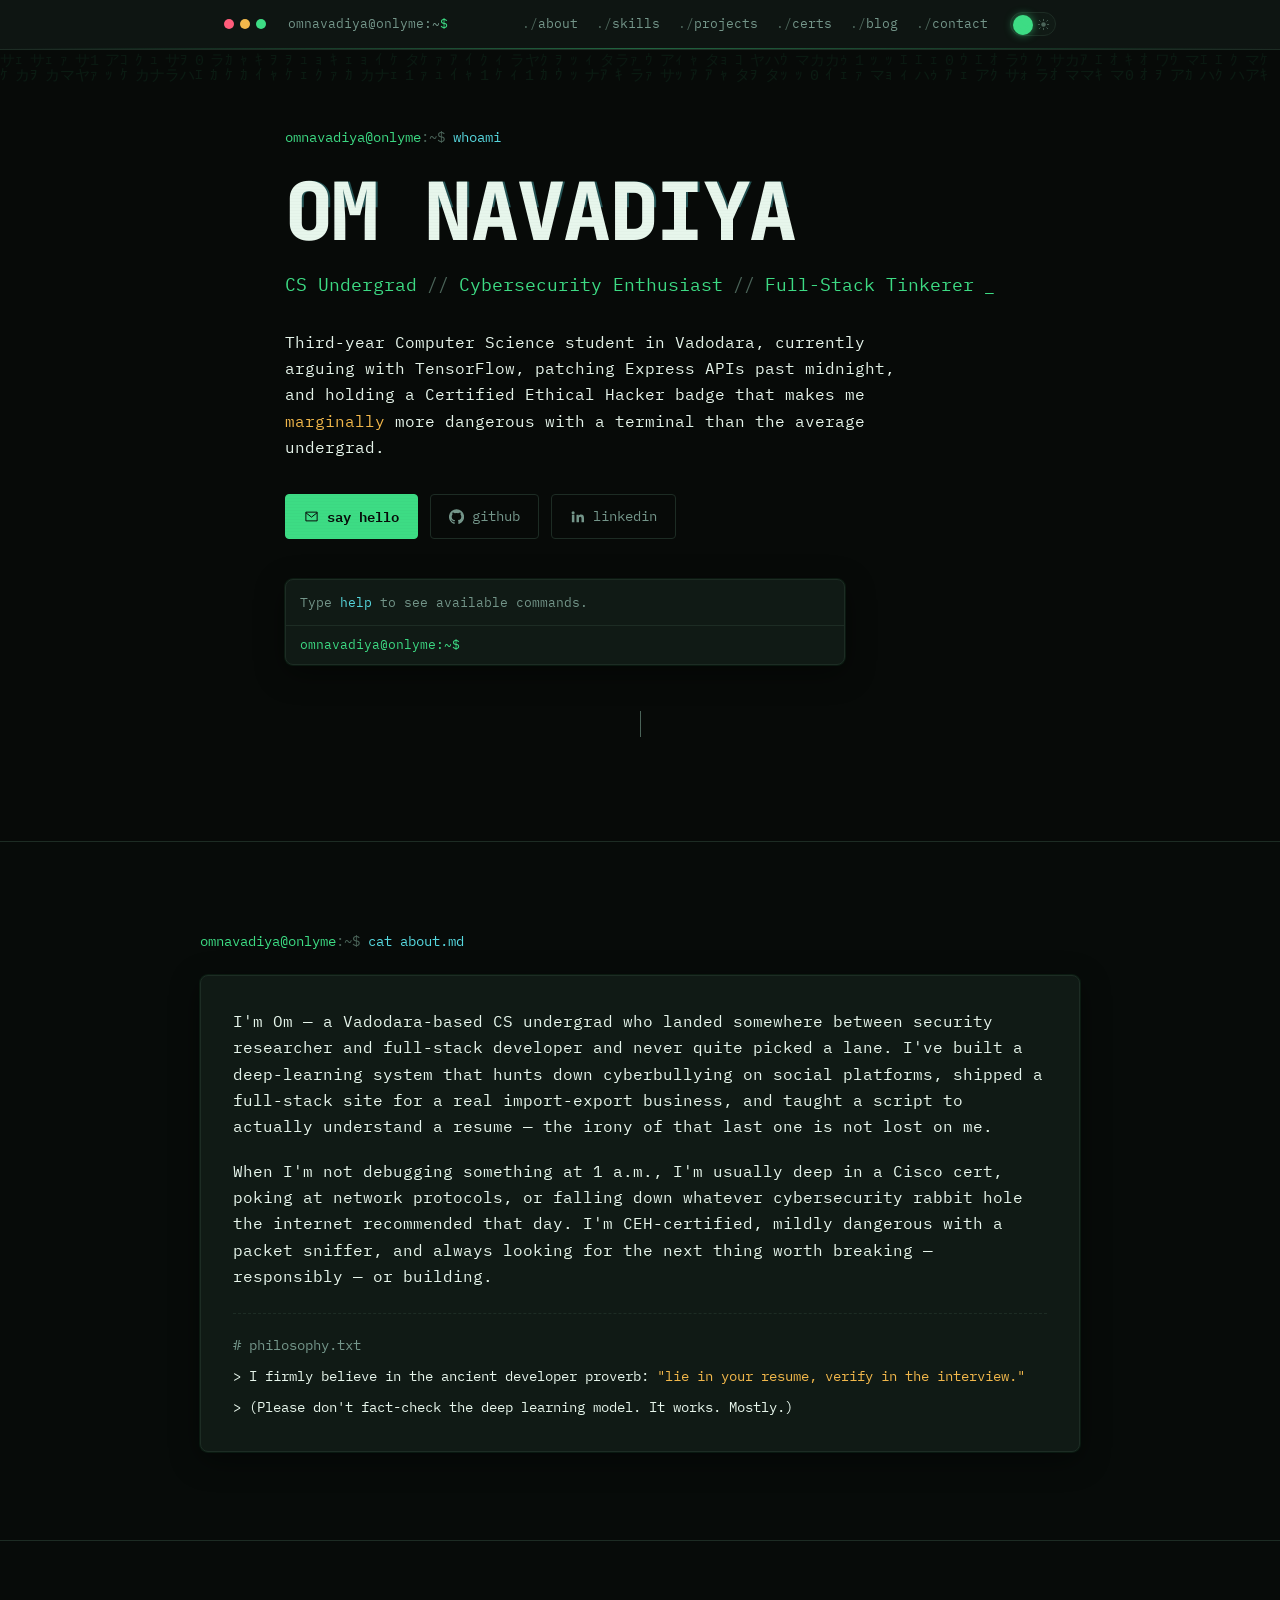
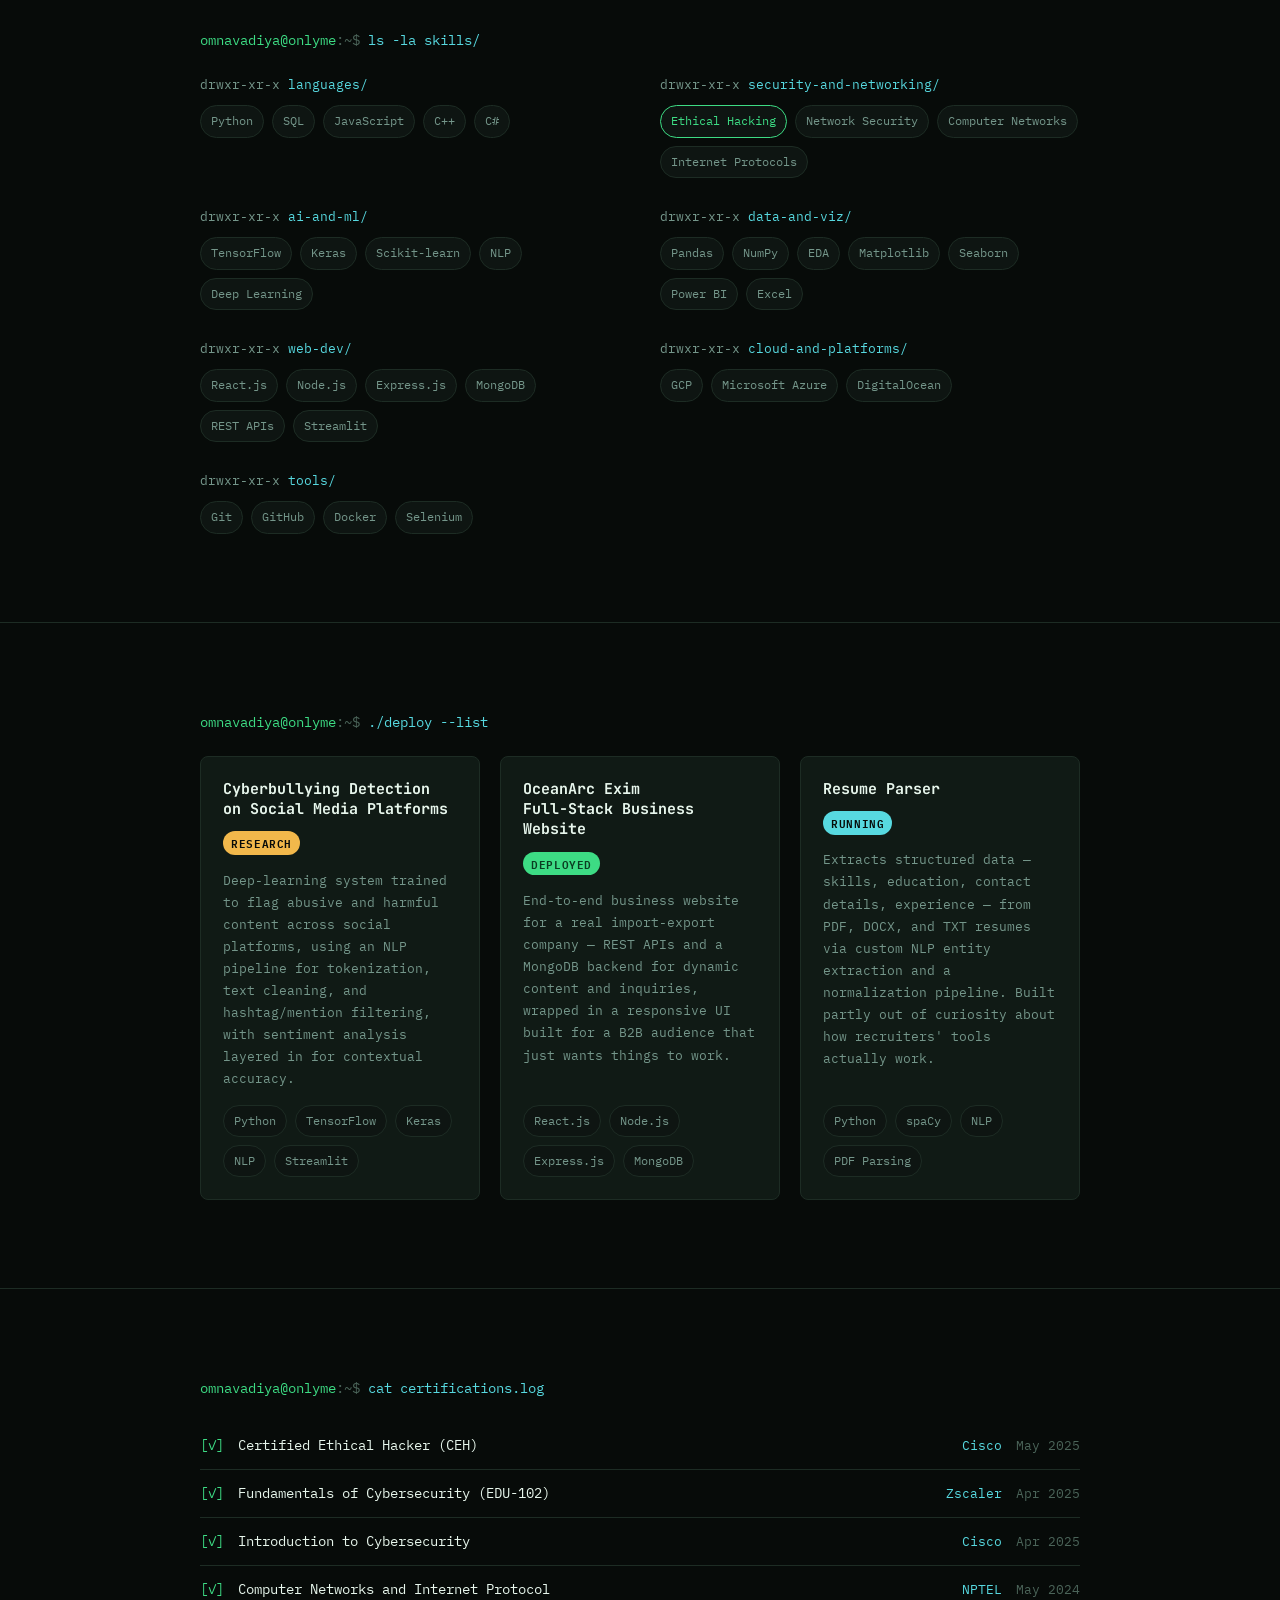
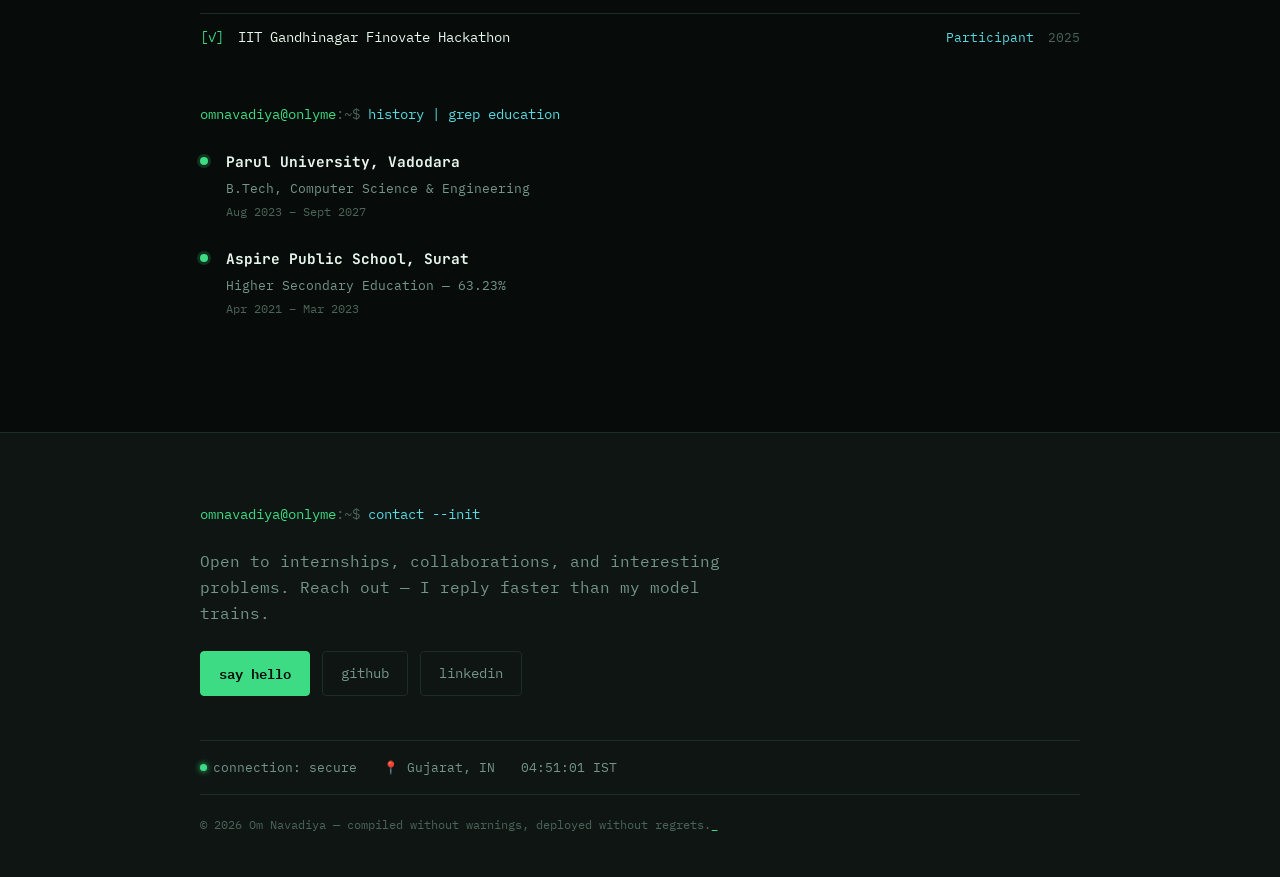
<file: index.html>
<!DOCTYPE html>
<html lang="en" data-theme="dark">
<head>
<meta charset="UTF-8">
<meta name="viewport" content="width=device-width, initial-scale=1.0">
<title>onlyme - Om Navadiya</title>
<meta name="description" content="Om Navadiya — Computer Science undergrad, cybersecurity enthusiast, and full-stack tinkerer based in Vadodara, India.">
<meta name="author" content="Om Navadiya">

<!-- Open Graph -->
<meta property="og:title" content="onlyme - Om Navadiya">
<meta property="og:description" content="CS undergrad // Cybersecurity enthusiast // Full-stack tinkerer.">
<meta property="og:type" content="website">
<meta property="og:url" content="https://omnavadiya.me/">

<!-- Twitter -->
<meta name="twitter:card" content="summary">
<meta name="twitter:title" content="onlyme - Om Navadiya">
<meta name="twitter:description" content="CS undergrad // Cybersecurity enthusiast // Full-stack tinkerer.">

<link rel="icon" type="image/svg+xml" href="favicon.svg">
<link rel="preconnect" href="https://fonts.googleapis.com">
<link rel="preconnect" href="https://fonts.gstatic.com" crossorigin>
<link href="https://fonts.googleapis.com/css2?family=JetBrains+Mono:wght@400;500;700;800&family=IBM+Plex+Mono:wght@400;500;600&display=swap" rel="stylesheet">

<link rel="stylesheet" href="style.css">
</head>
<body>

<!-- theme transition veil (signature animated wipe) -->
<div id="theme-veil" aria-hidden="true"></div>
<div id="theme-toast" class="theme-toast" aria-live="polite"></div>

<!-- ============ TERMINAL TITLEBAR ============ -->
<header class="titlebar">
  <div class="titlebar-inner">
    <div class="tl-dots" aria-hidden="true">
      <span class="dot dot-a"></span>
      <span class="dot dot-b"></span>
      <span class="dot dot-c"></span>
    </div>
    <a class="tl-path" href="index.html">omnavadiya@onlyme<span class="tl-colon">:</span><span class="tl-tilde">~</span><span class="tl-dollar">$</span></a>

    <nav class="tl-nav" aria-label="Section navigation">
      <a href="#about">about</a>
      <a href="#skills">skills</a>
      <a href="#projects">projects</a>
      <a href="#certs">certs</a>
      <a href="blog.html">blog</a>
      <a href="#contact">contact</a>
    </nav>

    <button id="theme-toggle" class="theme-toggle" type="button" role="switch" aria-checked="true" aria-label="Toggle light and dark mode">
      <span class="toggle-track">
        <span class="toggle-icon toggle-icon-moon">
          <svg viewBox="0 0 24 24" width="13" height="13"><path fill="currentColor" d="M20.5 14.5A8.5 8.5 0 0 1 9.5 3.5 9 9 0 1 0 20.5 14.5Z"/></svg>
        </span>
        <span class="toggle-icon toggle-icon-sun">
          <svg viewBox="0 0 24 24" width="13" height="13"><circle cx="12" cy="12" r="4.2" fill="currentColor"/><g stroke="currentColor" stroke-width="1.6" stroke-linecap="round"><path d="M12 2.5v2.4M12 19.1v2.4M4.2 4.2l1.7 1.7M18.1 18.1l1.7 1.7M2.5 12h2.4M19.1 12h2.4M4.2 19.8l1.7-1.7M18.1 5.9l1.7-1.7"/></g></svg>
        </span>
        <span class="toggle-knob"></span>
      </span>
    </button>
  </div>
  <div class="titlebar-scanline" aria-hidden="true"></div>
</header>

<main>

  <!-- ============ HERO :: whoami ============ -->
  <section class="section hero" id="top">
    <canvas id="matrix-rain" aria-hidden="true"></canvas>
    <div class="section-inner">
      <p class="prompt-line reveal">
        <span class="prompt-user">omnavadiya@onlyme</span><span class="prompt-sep">:~$</span>
        <span class="prompt-cmd">whoami</span>
      </p>

      <h1 class="hero-name reveal" data-text="OM NAVADIYA">OM NAVADIYA</h1>

      <p class="hero-tagline reveal">
        <span class="tag-seg">CS Undergrad</span>
        <span class="tag-slash">//</span>
        <span class="tag-seg">Cybersecurity Enthusiast</span>
        <span class="tag-slash">//</span>
        <span class="tag-seg">Full-Stack Tinkerer</span>
        <span class="cursor-blink">_</span>
      </p>

      <p class="hero-blurb reveal">
        Third-year Computer Science student in Vadodara, currently arguing with TensorFlow,
        patching Express APIs past midnight, and holding a Certified Ethical Hacker badge that
        makes me <em>marginally</em> more dangerous with a terminal than the average undergrad.
      </p>

      <div class="hero-cta reveal">
        <a class="btn btn-primary" href="mailto:omnavadiya1930@gmail.com">
          <svg width="15" height="15" viewBox="0 0 24 24" fill="none"><path d="M3 5h18v14H3V5Z" stroke="currentColor" stroke-width="1.6"/><path d="m3 6 9 7 9-7" stroke="currentColor" stroke-width="1.6"/></svg>
          say hello
        </a>
        <a class="btn btn-ghost" href="https://github.com/omonlyme" target="_blank" rel="noopener">
          <svg width="15" height="15" viewBox="0 0 24 24" fill="currentColor"><path d="M12 .5a12 12 0 0 0-3.8 23.39c.6.11.82-.26.82-.58v-2.17c-3.34.73-4.04-1.42-4.04-1.42-.55-1.4-1.34-1.77-1.34-1.77-1.09-.75.08-.73.08-.73 1.2.09 1.84 1.24 1.84 1.24 1.07 1.84 2.81 1.3 3.5 1 .1-.78.42-1.3.76-1.6-2.67-.3-5.47-1.34-5.47-5.93 0-1.31.47-2.38 1.24-3.22-.12-.31-.54-1.52.12-3.18 0 0 1.01-.32 3.3 1.23a11.5 11.5 0 0 1 6 0c2.29-1.55 3.3-1.23 3.3-1.23.66 1.66.24 2.87.12 3.18.77.84 1.24 1.91 1.24 3.22 0 4.6-2.81 5.62-5.49 5.92.43.37.81 1.1.81 2.22v3.29c0 .32.22.7.83.58A12 12 0 0 0 12 .5Z"/></svg>
          github
        </a>
        <a class="btn btn-ghost" href="https://www.linkedin.com/in/omnavdiya/" target="_blank" rel="noopener">
          <svg width="15" height="15" viewBox="0 0 24 24" fill="currentColor"><path d="M4.98 3.5a2.5 2.5 0 1 1 0 5 2.5 2.5 0 0 1 0-5ZM3 9h4v12H3V9Zm7 0h3.8v1.7h.05c.53-1 1.83-2.05 3.77-2.05 4.03 0 4.78 2.65 4.78 6.1V21h-4v-5.6c0-1.34-.02-3.06-1.87-3.06-1.87 0-2.16 1.46-2.16 2.96V21h-4V9Z"/></svg>
          linkedin
        </a>
      </div>

      <!-- mini interactive terminal / easter egg -->
      <div class="mini-term reveal" id="mini-term">
        <div class="mini-term-output" id="mini-term-output" aria-live="polite">
          <p class="mt-line mt-dim">Type <span class="mt-accent">help</span> to see available commands.</p>
        </div>
        <div class="mini-term-input-row">
          <span class="mt-prompt">omnavadiya@onlyme:~$</span>
          <input type="text" id="mini-term-input" class="mini-term-input" autocomplete="off" autocapitalize="off" spellcheck="false" aria-label="Mini terminal command input">
        </div>
      </div>

      <div class="scroll-cue reveal" aria-hidden="true"><span></span></div>
    </div>
  </section>

  <!-- ============ ABOUT :: cat about.md ============ -->
  <section class="section" id="about">
    <div class="section-inner">
      <p class="prompt-line reveal"><span class="prompt-user">omnavadiya@onlyme</span><span class="prompt-sep">:~$</span> <span class="prompt-cmd">cat about.md</span></p>

      <div class="panel reveal">
        <p>
          I'm Om — a Vadodara-based CS undergrad who landed somewhere between security
          researcher and full-stack developer and never quite picked a lane. I've built a
          deep-learning system that hunts down cyberbullying on social platforms, shipped a
          full-stack site for a real import-export business, and taught a script to actually
          understand a resume — the irony of that last one is not lost on me.
        </p>
        <p>
          When I'm not debugging something at 1 a.m., I'm usually deep in a Cisco cert, poking
          at network protocols, or falling down whatever cybersecurity rabbit hole the internet
          recommended that day. I'm CEH-certified, mildly dangerous with a packet sniffer, and
          always looking for the next thing worth breaking — responsibly — or building.
        </p>

        <div class="philosophy">
          <p class="mt-dim"># philosophy.txt</p>
          <p>&gt; I firmly believe in the ancient developer proverb: <span class="tag-accent">"lie in your resume, verify in the interview."</span></p>
          <p>&gt; (Please don't fact-check the deep learning model. It works. Mostly.)</p>
        </div>
      </div>
    </div>
  </section>

  <!-- ============ SKILLS :: ls -la skills/ ============ -->
  <section class="section" id="skills">
    <div class="section-inner">
      <p class="prompt-line reveal"><span class="prompt-user">omnavadiya@onlyme</span><span class="prompt-sep">:~$</span> <span class="prompt-cmd">ls -la skills/</span></p>

      <div class="skills-grid reveal">

        <div class="skill-group">
          <p class="skill-path"><span class="mt-dim">drwxr-xr-x</span> languages/</p>
          <div class="tags">
            <span class="tag">Python</span><span class="tag">SQL</span><span class="tag">JavaScript</span><span class="tag">C++</span><span class="tag">C#</span>
          </div>
        </div>

        <div class="skill-group">
          <p class="skill-path"><span class="mt-dim">drwxr-xr-x</span> security-and-networking/</p>
          <div class="tags">
            <span class="tag tag-highlight">Ethical Hacking</span><span class="tag">Network Security</span><span class="tag">Computer Networks</span><span class="tag">Internet Protocols</span>
          </div>
        </div>

        <div class="skill-group">
          <p class="skill-path"><span class="mt-dim">drwxr-xr-x</span> ai-and-ml/</p>
          <div class="tags">
            <span class="tag">TensorFlow</span><span class="tag">Keras</span><span class="tag">Scikit-learn</span><span class="tag">NLP</span><span class="tag">Deep Learning</span>
          </div>
        </div>

        <div class="skill-group">
          <p class="skill-path"><span class="mt-dim">drwxr-xr-x</span> data-and-viz/</p>
          <div class="tags">
            <span class="tag">Pandas</span><span class="tag">NumPy</span><span class="tag">EDA</span><span class="tag">Matplotlib</span><span class="tag">Seaborn</span><span class="tag">Power BI</span><span class="tag">Excel</span>
          </div>
        </div>

        <div class="skill-group">
          <p class="skill-path"><span class="mt-dim">drwxr-xr-x</span> web-dev/</p>
          <div class="tags">
            <span class="tag">React.js</span><span class="tag">Node.js</span><span class="tag">Express.js</span><span class="tag">MongoDB</span><span class="tag">REST APIs</span><span class="tag">Streamlit</span>
          </div>
        </div>

        <div class="skill-group">
          <p class="skill-path"><span class="mt-dim">drwxr-xr-x</span> cloud-and-platforms/</p>
          <div class="tags">
            <span class="tag">GCP</span><span class="tag">Microsoft Azure</span><span class="tag">DigitalOcean</span>
          </div>
        </div>

        <div class="skill-group">
          <p class="skill-path"><span class="mt-dim">drwxr-xr-x</span> tools/</p>
          <div class="tags">
            <span class="tag">Git</span><span class="tag">GitHub</span><span class="tag">Docker</span><span class="tag">Selenium</span>
          </div>
        </div>

      </div>
    </div>
  </section>

  <!-- ============ PROJECTS :: ./deploy --list ============ -->
  <section class="section" id="projects">
    <div class="section-inner">
      <p class="prompt-line reveal"><span class="prompt-user">omnavadiya@onlyme</span><span class="prompt-sep">:~$</span> <span class="prompt-cmd">./deploy --list</span></p>

      <div class="projects-grid reveal">

        <article class="project-card">
          <div class="project-head">
            <h3>Cyberbullying Detection<br>on Social Media Platforms</h3>
            <span class="status status-research">RESEARCH</span>
          </div>
          <p class="project-desc">
            Deep-learning system trained to flag abusive and harmful content across social platforms,
            using an NLP pipeline for tokenization, text cleaning, and hashtag/mention filtering, with
            sentiment analysis layered in for contextual accuracy.
          </p>
          <div class="tags">
            <span class="tag">Python</span><span class="tag">TensorFlow</span><span class="tag">Keras</span><span class="tag">NLP</span><span class="tag">Streamlit</span>
          </div>
        </article>

        <article class="project-card">
          <div class="project-head">
            <h3>OceanArc Exim<br>Full-Stack Business Website</h3>
            <span class="status status-live">DEPLOYED</span>
          </div>
          <p class="project-desc">
            End-to-end business website for a real import-export company — REST APIs and a
            MongoDB backend for dynamic content and inquiries, wrapped in a responsive UI built
            for a B2B audience that just wants things to work.
          </p>
          <div class="tags">
            <span class="tag">React.js</span><span class="tag">Node.js</span><span class="tag">Express.js</span><span class="tag">MongoDB</span>
          </div>
        </article>

        <article class="project-card">
          <div class="project-head">
            <h3>Resume Parser</h3>
            <span class="status status-running">RUNNING</span>
          </div>
          <p class="project-desc">
            Extracts structured data — skills, education, contact details, experience — from PDF,
            DOCX, and TXT resumes via custom NLP entity extraction and a normalization pipeline.
            Built partly out of curiosity about how recruiters' tools actually work.
          </p>
          <div class="tags">
            <span class="tag">Python</span><span class="tag">spaCy</span><span class="tag">NLP</span><span class="tag">PDF Parsing</span>
          </div>
        </article>

      </div>
    </div>
  </section>

  <!-- ============ CERTS :: cat certifications.log ============ -->
  <section class="section" id="certs">
    <div class="section-inner">
      <p class="prompt-line reveal"><span class="prompt-user">omnavadiya@onlyme</span><span class="prompt-sep">:~$</span> <span class="prompt-cmd">cat certifications.log</span></p>

      <ul class="cert-list reveal">
        <li><span class="cert-check">[✓]</span> <span class="cert-name">Certified Ethical Hacker (CEH)</span><span class="cert-org">Cisco</span><span class="cert-date">May 2025</span></li>
        <li><span class="cert-check">[✓]</span> <span class="cert-name">Fundamentals of Cybersecurity (EDU-102)</span><span class="cert-org">Zscaler</span><span class="cert-date">Apr 2025</span></li>
        <li><span class="cert-check">[✓]</span> <span class="cert-name">Introduction to Cybersecurity</span><span class="cert-org">Cisco</span><span class="cert-date">Apr 2025</span></li>
        <li><span class="cert-check">[✓]</span> <span class="cert-name">Computer Networks and Internet Protocol</span><span class="cert-org">NPTEL</span><span class="cert-date">May 2024</span></li>
        <li><span class="cert-check">[✓]</span> <span class="cert-name">IIT Gandhinagar Finovate Hackathon</span><span class="cert-org">Participant</span><span class="cert-date">2025</span></li>
      </ul>

      <p class="prompt-line reveal" style="margin-top:2.6rem"><span class="prompt-user">omnavadiya@onlyme</span><span class="prompt-sep">:~$</span> <span class="prompt-cmd">history | grep education</span></p>

      <div class="edu-list reveal">
        <div class="edu-item">
          <div class="edu-line"></div>
          <div class="edu-content">
            <h4>Parul University, Vadodara</h4>
            <p class="mt-dim">B.Tech, Computer Science &amp; Engineering</p>
            <p class="edu-date">Aug 2023 – Sept 2027</p>
          </div>
        </div>
        <div class="edu-item">
          <div class="edu-line"></div>
          <div class="edu-content">
            <h4>Aspire Public School, Surat</h4>
            <p class="mt-dim">Higher Secondary Education — 63.23%</p>
            <p class="edu-date">Apr 2021 – Mar 2023</p>
          </div>
        </div>
      </div>
    </div>
  </section>

</main>

<!-- ============ FOOTER :: status bar ============ -->
<footer class="footer" id="contact">
  <div class="footer-inner">
    <div class="footer-top">
      <p class="prompt-line"><span class="prompt-user">omnavadiya@onlyme</span><span class="prompt-sep">:~$</span> <span class="prompt-cmd">contact --init</span></p>
      <p class="footer-blurb">
        Open to internships, collaborations, and interesting problems.
        Reach out — I reply faster than my model trains.
      </p>
      <div class="hero-cta">
        <a class="btn btn-primary" href="mailto:omnavadiya1930@gmail.com">say hello</a>
        <a class="btn btn-ghost" href="https://github.com/omonlyme" target="_blank" rel="noopener">github</a>
        <a class="btn btn-ghost" href="https://www.linkedin.com/in/omnavdiya/" target="_blank" rel="noopener">linkedin</a>
      </div>
    </div>

    <div class="status-bar">
      <span class="status-item"><span class="status-dot"></span> connection: secure</span>
      <span class="status-item">📍 Gujarat, IN</span>
      <span class="status-item" id="ist-clock">--:--:-- IST</span>
    </div>

    <p class="footer-copy">© <span id="year"></span> Om Navadiya — compiled without warnings, deployed without regrets.<span class="cursor-blink">_</span></p>
  </div>
</footer>

<script src="script.js"></script>
</body>
</html>
</file>
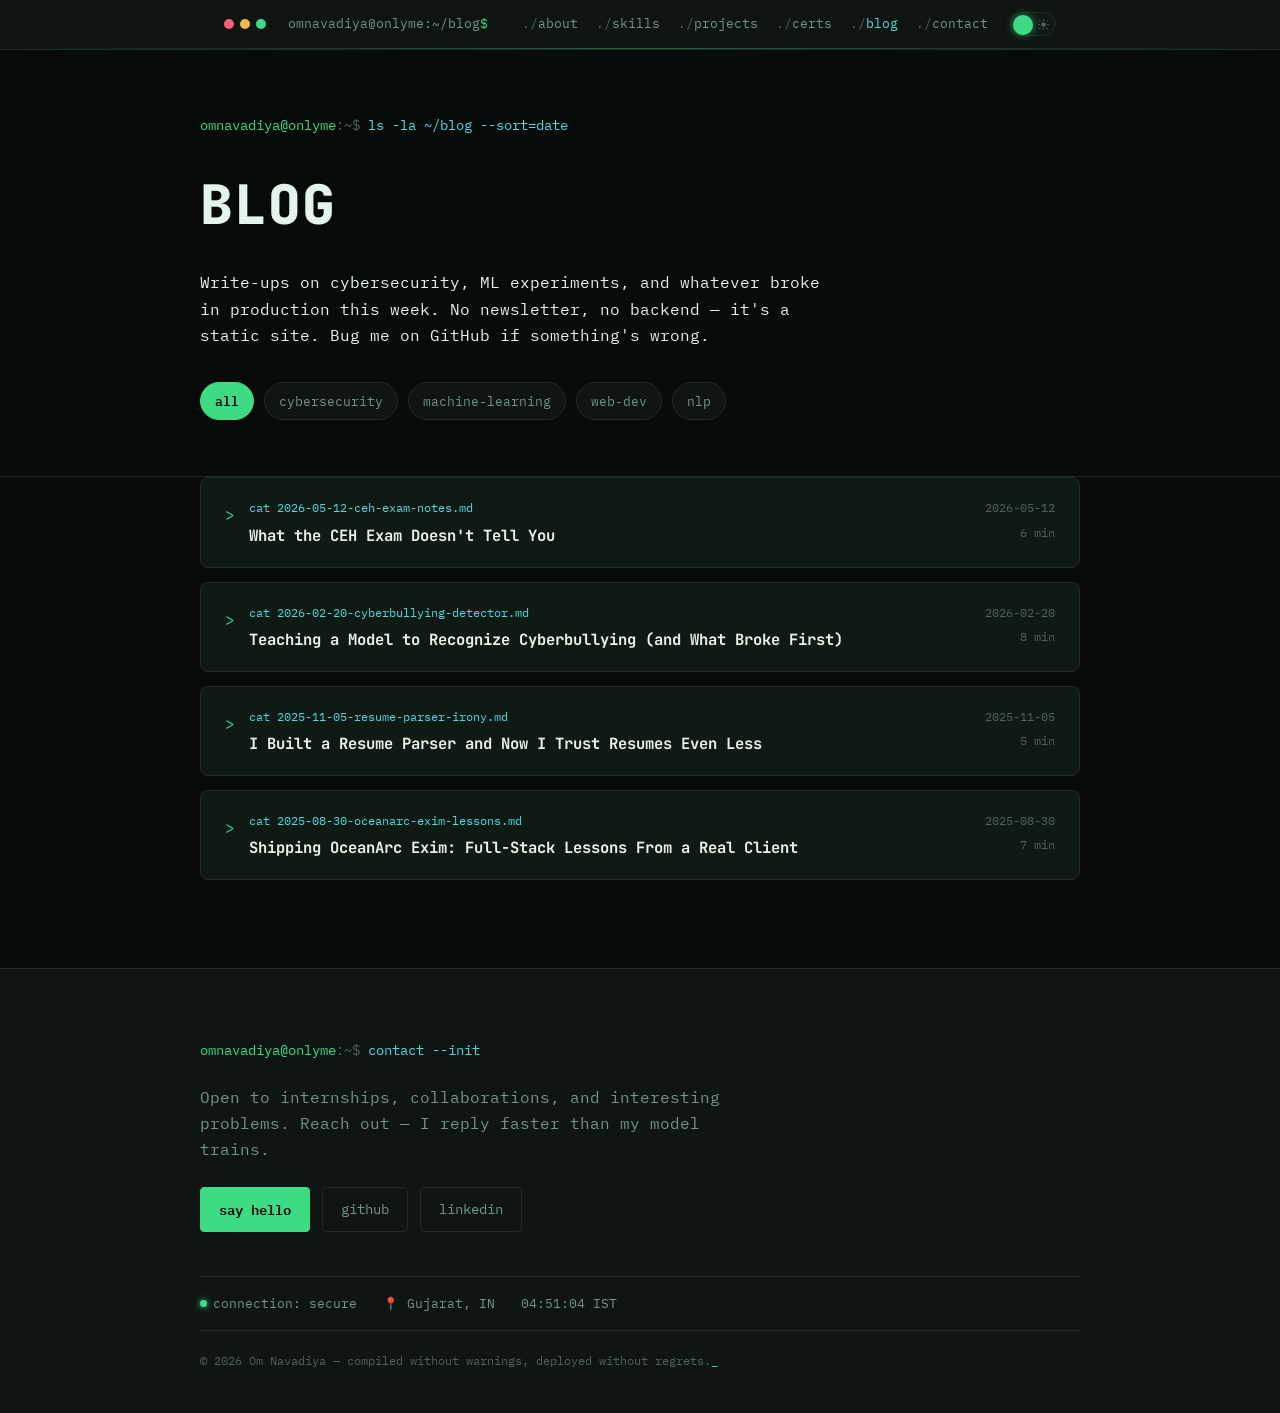
<file: blog.html>
<!DOCTYPE html>
<html lang="en" data-theme="dark">
<head>
<meta charset="UTF-8">
<meta name="viewport" content="width=device-width, initial-scale=1.0">
<title>blog - Om Navadiya</title>
<meta name="description" content="Notes on cybersecurity, machine learning, and full-stack builds — Om Navadiya.">
<meta name="author" content="Om Navadiya">

<meta property="og:title" content="blog - Om Navadiya">
<meta property="og:description" content="Notes on cybersecurity, machine learning, and full-stack builds.">
<meta property="og:type" content="website">
<meta property="og:url" content="https://omnavadiya.me/blog.html">

<link rel="icon" type="image/svg+xml" href="favicon.svg">
<link rel="preconnect" href="https://fonts.googleapis.com">
<link rel="preconnect" href="https://fonts.gstatic.com" crossorigin>
<link href="https://fonts.googleapis.com/css2?family=JetBrains+Mono:wght@400;500;700;800&family=IBM+Plex+Mono:wght@400;500;600&display=swap" rel="stylesheet">

<link rel="stylesheet" href="style.css">
</head>
<body>

<!--
  Starter content notice (not shown to visitors):
  The four posts below are placeholders so the page isn't empty on day one.
  Replace the title/date/tags/body of each <details class="post"> with your
  own writing, or duplicate the block to add a new post. Newest should stay
  on top. See README.md for more on adding posts.
-->

<div id="theme-veil" aria-hidden="true"></div>
<div id="theme-toast" class="theme-toast" aria-live="polite"></div>

<!-- ============ TERMINAL TITLEBAR ============ -->
<header class="titlebar">
  <div class="titlebar-inner">
    <div class="tl-dots" aria-hidden="true">
      <span class="dot dot-a"></span>
      <span class="dot dot-b"></span>
      <span class="dot dot-c"></span>
    </div>
    <a class="tl-path" href="index.html">omnavadiya@onlyme<span class="tl-colon">:</span><span class="tl-tilde">~/blog</span><span class="tl-dollar">$</span></a>

    <nav class="tl-nav" aria-label="Section navigation">
      <a href="index.html#about">about</a>
      <a href="index.html#skills">skills</a>
      <a href="index.html#projects">projects</a>
      <a href="index.html#certs">certs</a>
      <a href="blog.html" aria-current="page" class="tl-active">blog</a>
      <a href="index.html#contact">contact</a>
    </nav>

    <button id="theme-toggle" class="theme-toggle" type="button" role="switch" aria-checked="true" aria-label="Toggle light and dark mode">
      <span class="toggle-track">
        <span class="toggle-icon toggle-icon-moon">
          <svg viewBox="0 0 24 24" width="13" height="13"><path fill="currentColor" d="M20.5 14.5A8.5 8.5 0 0 1 9.5 3.5 9 9 0 1 0 20.5 14.5Z"/></svg>
        </span>
        <span class="toggle-icon toggle-icon-sun">
          <svg viewBox="0 0 24 24" width="13" height="13"><circle cx="12" cy="12" r="4.2" fill="currentColor"/><g stroke="currentColor" stroke-width="1.6" stroke-linecap="round"><path d="M12 2.5v2.4M12 19.1v2.4M4.2 4.2l1.7 1.7M18.1 18.1l1.7 1.7M2.5 12h2.4M19.1 12h2.4M4.2 19.8l1.7-1.7M18.1 5.9l1.7-1.7"/></g></svg>
        </span>
        <span class="toggle-knob"></span>
      </span>
    </button>
  </div>
  <div class="titlebar-scanline" aria-hidden="true"></div>
</header>

<main>

  <!-- ============ BLOG HERO ============ -->
  <section class="section blog-hero">
    <div class="section-inner">
      <p class="prompt-line reveal">
        <span class="prompt-user">omnavadiya@onlyme</span><span class="prompt-sep">:~$</span>
        <span class="prompt-cmd">ls -la ~/blog --sort=date</span>
      </p>
      <h1 class="blog-title reveal">BLOG</h1>
      <p class="hero-blurb reveal">
        Write-ups on cybersecurity, ML experiments, and whatever broke in production this week.
        No newsletter, no backend — it's a static site. Bug me on GitHub if something's wrong.
      </p>

      <div class="tag-filter reveal" id="tag-filter" role="group" aria-label="Filter posts by topic">
        <button class="filter-btn is-active" data-filter="all" type="button">all</button>
        <button class="filter-btn" data-filter="cybersecurity" type="button">cybersecurity</button>
        <button class="filter-btn" data-filter="machine-learning" type="button">machine-learning</button>
        <button class="filter-btn" data-filter="web-dev" type="button">web-dev</button>
        <button class="filter-btn" data-filter="nlp" type="button">nlp</button>
      </div>
    </div>
  </section>

  <!-- ============ POST LIST ============ -->
  <section class="section posts-section" id="posts">
    <div class="section-inner">

      <div class="post-list" id="post-list">

        <details class="post" data-tags="cybersecurity certifications">
          <summary class="post-summary">
            <span class="post-chevron" aria-hidden="true">&gt;</span>
            <span class="post-summary-main">
              <span class="post-cmd">cat 2026-05-12-ceh-exam-notes.md</span>
              <span class="post-title">What the CEH Exam Doesn't Tell You</span>
            </span>
            <span class="post-meta">
              <span class="post-date">2026-05-12</span>
              <span class="post-read">6 min</span>
            </span>
          </summary>
          <div class="post-body">
            <p>
              I walked into the Certified Ethical Hacker exam expecting something close to a live
              CTF — ports to scan, shells to pop. It's closer to a very long, very dry vocabulary
              test with occasional scenario questions. That mismatch cost me more prep time than
              any actual topic did.
            </p>
            <p>
              What actually mattered: knowing the exact phase names (reconnaissance, scanning,
              gaining access, maintaining access, covering tracks) cold, being able to match tools
              to phases without hesitating, and treating the practice exams as the real syllabus —
              the official courseware wanders, the question bank doesn't.
            </p>
            <p>
              The certificate itself doesn't make you dangerous. It makes you legible to people who
              hire for security roles, which turns out to matter more than I expected going in.
            </p>
            <div class="post-tags">
              <span class="tag">cybersecurity</span><span class="tag">certifications</span><span class="tag">cisco</span>
            </div>
          </div>
        </details>

        <details class="post" data-tags="machine-learning nlp">
          <summary class="post-summary">
            <span class="post-chevron" aria-hidden="true">&gt;</span>
            <span class="post-summary-main">
              <span class="post-cmd">cat 2026-02-20-cyberbullying-detector.md</span>
              <span class="post-title">Teaching a Model to Recognize Cyberbullying (and What Broke First)</span>
            </span>
            <span class="post-meta">
              <span class="post-date">2026-02-20</span>
              <span class="post-read">8 min</span>
            </span>
          </summary>
          <div class="post-body">
            <p>
              The pitch for this project was simple: flag abusive content before a human has to see
              it. The preprocessing was where all the actual difficulty lived. Hashtags and mentions
              carry meaning that naive tokenization destroys — strip them wrong and the model loses
              the exact signal you wanted it to learn from.
            </p>
            <p>
              Sarcasm and reclaimed slurs broke the first version badly. A sentiment layer helped
              more than I expected, not because sentiment alone predicts abuse, but because it gave
              the classifier a second, differently-biased signal to reconcile against the raw text
              features.
            </p>
            <p>
              The uncomfortable lesson: precision and recall pull against each other in exactly the
              cases that matter most — a model that's too aggressive silences real conversation, one
              that's too lenient defeats the point of building it at all.
            </p>
            <div class="post-tags">
              <span class="tag">machine-learning</span><span class="tag">nlp</span><span class="tag">tensorflow</span>
            </div>
          </div>
        </details>

        <details class="post" data-tags="nlp web-dev">
          <summary class="post-summary">
            <span class="post-chevron" aria-hidden="true">&gt;</span>
            <span class="post-summary-main">
              <span class="post-cmd">cat 2025-11-05-resume-parser-irony.md</span>
              <span class="post-title">I Built a Resume Parser and Now I Trust Resumes Even Less</span>
            </span>
            <span class="post-meta">
              <span class="post-date">2025-11-05</span>
              <span class="post-read">5 min</span>
            </span>
          </summary>
          <div class="post-body">
            <p>
              Building an entity extractor for resumes means staring at hundreds of them in a row,
              and after enough repetitions the formatting patterns start to feel less like
              self-presentation and more like a genre with its own tropes — "spearheaded," "synergy,"
              a skills section that's really a keyword-stuffing exercise for whatever ATS is reading it.
            </p>
            <p>
              The technical side was its own puzzle: PDFs don't preserve document structure the way
              you'd hope, so "which line is the job title vs. the company name" ends up depending on
              layout heuristics almost as much as the actual NLP model.
            </p>
            <p>
              Somewhere in that pile of PDFs I made peace with my own resume being a rough draft of
              who I'm becoming, not a deposition. The parser doesn't judge. Mostly.
            </p>
            <div class="post-tags">
              <span class="tag">nlp</span><span class="tag">python</span><span class="tag">spacy</span>
            </div>
          </div>
        </details>

        <details class="post" data-tags="web-dev">
          <summary class="post-summary">
            <span class="post-chevron" aria-hidden="true">&gt;</span>
            <span class="post-summary-main">
              <span class="post-cmd">cat 2025-08-30-oceanarc-exim-lessons.md</span>
              <span class="post-title">Shipping OceanArc Exim: Full-Stack Lessons From a Real Client</span>
            </span>
            <span class="post-meta">
              <span class="post-date">2025-08-30</span>
              <span class="post-read">7 min</span>
            </span>
          </summary>
          <div class="post-body">
            <p>
              Every side project I'd shipped before this had exactly one stakeholder: me. OceanArc
              Exim had a client who needed the inquiries form to actually reach their inbox reliably,
              which reframed half my "nice to have" backlog into "actually load-bearing."
            </p>
            <p>
              The REST API design ended up simpler than my first draft — fewer, chunkier endpoints
              that matched how the frontend actually consumed data, instead of a purist one-resource-
              per-endpoint layout that looked better in a diagram than it worked in practice.
            </p>
            <p>
              MongoDB's schema flexibility was a genuine advantage here: the content the client
              wanted to manage kept shifting shape in the first two weeks, and a rigid relational
              schema would have meant a migration every time they changed their mind.
            </p>
            <div class="post-tags">
              <span class="tag">web-dev</span><span class="tag">react</span><span class="tag">mongodb</span>
            </div>
          </div>
        </details>

      </div>

      <p class="post-empty" id="post-empty" hidden>No posts tagged with that yet — check back later, or pick another filter.</p>

    </div>
  </section>

</main>

<!-- ============ FOOTER :: status bar ============ -->
<footer class="footer" id="contact">
  <div class="footer-inner">
    <div class="footer-top">
      <p class="prompt-line"><span class="prompt-user">omnavadiya@onlyme</span><span class="prompt-sep">:~$</span> <span class="prompt-cmd">contact --init</span></p>
      <p class="footer-blurb">
        Open to internships, collaborations, and interesting problems.
        Reach out — I reply faster than my model trains.
      </p>
      <div class="hero-cta">
        <a class="btn btn-primary" href="mailto:omnavadiya1930@gmail.com">say hello</a>
        <a class="btn btn-ghost" href="https://github.com/omonlyme" target="_blank" rel="noopener">github</a>
        <a class="btn btn-ghost" href="https://www.linkedin.com/in/omnavdiya/" target="_blank" rel="noopener">linkedin</a>
      </div>
    </div>

    <div class="status-bar">
      <span class="status-item"><span class="status-dot"></span> connection: secure</span>
      <span class="status-item">📍 Gujarat, IN</span>
      <span class="status-item" id="ist-clock">--:--:-- IST</span>
    </div>

    <p class="footer-copy">© <span id="year"></span> Om Navadiya — compiled without warnings, deployed without regrets.<span class="cursor-blink">_</span></p>
  </div>
</footer>

<script src="script.js"></script>
</body>
</html>
</file>
<file: style.css>
/* =========================================================
   OM NAVADIYA — onlyme
   Cyber / terminal themed personal site
   ========================================================= */

:root{
  --font-display: 'JetBrains Mono', 'Courier New', monospace;
  --font-body: 'IBM Plex Mono', 'Courier New', monospace;

  --radius-sm: 4px;
  --radius-md: 8px;
  --maxw: 880px;

  --dur-fast: 150ms;
  --dur-med: 400ms;
  --dur-wipe: 700ms;
}

/* ---------- THEME: dark (default, "night_shift") ---------- */
:root,
[data-theme="dark"]{
  --bg: #070b09;
  --bg-elevated: #0e1512;
  --bg-panel: #101a15;
  --border: #1d2c24;
  --text: #e7f6ec;
  --text-dim: #74968a;
  --text-faint: #4b6459;

  --accent-green: #3ddc84;
  --accent-cyan: #57d9e0;
  --accent-amber: #f2b84b;
  --accent-red: #ff5c7a;

  --shadow-glow: 0 0 0 1px rgba(61,220,132,0.08), 0 8px 30px rgba(0,0,0,0.45);
}

/* ---------- THEME: light ("day_shift") ---------- */
[data-theme="light"]{
  --bg: #f3f7f2;
  --bg-elevated: #ffffff;
  --bg-panel: #ffffff;
  --border: #d7e2d9;
  --text: #0f1a14;
  --text-dim: #52685c;
  --text-faint: #85978b;

  --accent-green: #0c8a4b;
  --accent-cyan: #027a86;
  --accent-amber: #a56d09;
  --accent-red: #c23653;

  --shadow-glow: 0 0 0 1px rgba(12,138,75,0.08), 0 8px 24px rgba(20,40,30,0.08);
}

*, *::before, *::after{ box-sizing: border-box; }

html{ scroll-behavior: smooth; }

@media (prefers-reduced-motion: reduce){
  html{ scroll-behavior: auto; }
  *, *::before, *::after{
    animation-duration: 0.001ms !important;
    animation-iteration-count: 1 !important;
    transition-duration: 0.001ms !important;
    scroll-behavior: auto !important;
  }
}

body{
  margin: 0;
  background: var(--bg);
  color: var(--text);
  font-family: var(--font-body);
  font-size: 15.5px;
  line-height: 1.7;
  -webkit-font-smoothing: antialiased;
  transition: background var(--dur-med) ease, color var(--dur-med) ease;
  overflow-x: hidden;
}

a{ color: inherit; text-decoration: none; }

::selection{ background: var(--accent-green); color: var(--bg); }

/* subtle scanline texture over everything */
body::before{
  content: "";
  position: fixed;
  inset: 0;
  pointer-events: none;
  z-index: 5;
  background: repeating-linear-gradient(
    to bottom,
    rgba(0,0,0,0.035) 0px,
    rgba(0,0,0,0.035) 1px,
    transparent 1px,
    transparent 3px
  );
  opacity: 0.35;
  mix-blend-mode: multiply;
}
[data-theme="light"] body::before{ opacity: 0.12; }

/* ---------- focus ---------- */
a:focus-visible, button:focus-visible, input:focus-visible{
  outline: 2px solid var(--accent-cyan);
  outline-offset: 2px;
  border-radius: var(--radius-sm);
}

/* ============ THEME VEIL (signature transition) ============ */
#theme-veil{
  position: fixed;
  inset: 0;
  z-index: 9999;
  pointer-events: none;
  clip-path: circle(0% at var(--x, 90%) var(--y, 5%));
  background: var(--veil-bg, #000);
}
#theme-veil.animate{
  transition: clip-path var(--dur-wipe) cubic-bezier(.61,.06,.13,.94);
}
#theme-veil.expand{
  clip-path: circle(150% at var(--x, 90%) var(--y, 5%));
}

body.flicker{ animation: crtFlicker 700ms steps(12); }
@keyframes crtFlicker{
  0%{ filter: brightness(1); }
  8%{ filter: brightness(1.6) contrast(1.2); }
  16%{ filter: brightness(0.85); }
  24%{ filter: brightness(1.3); }
  40%{ filter: brightness(0.95); }
  100%{ filter: brightness(1); }
}

.theme-toast{
  position: fixed;
  top: 62px;
  right: 18px;
  z-index: 10000;
  font-family: var(--font-body);
  font-size: 12px;
  color: var(--accent-green);
  background: var(--bg-elevated);
  border: 1px solid var(--border);
  padding: 8px 12px;
  border-radius: var(--radius-sm);
  opacity: 0;
  transform: translateY(-6px);
  pointer-events: none;
  box-shadow: var(--shadow-glow);
}
.theme-toast.show{
  animation: toastPop 1600ms ease forwards;
}
@keyframes toastPop{
  0%{ opacity: 0; transform: translateY(-6px); }
  12%{ opacity: 1; transform: translateY(0); }
  80%{ opacity: 1; transform: translateY(0); }
  100%{ opacity: 0; transform: translateY(-6px); }
}

/* ============ TITLEBAR ============ */
.titlebar{
  position: sticky;
  top: 0;
  z-index: 100;
  background: var(--bg-elevated);
  border-bottom: 1px solid var(--border);
  backdrop-filter: blur(6px);
}
.titlebar-inner{
  max-width: var(--maxw);
  margin: 0 auto;
  padding: 12px 24px;
  display: flex;
  align-items: center;
  gap: 22px;
}
.tl-dots{ display:flex; gap:6px; flex-shrink:0; }
.dot{ width:10px; height:10px; border-radius:50%; display:inline-block; }
.dot-a{ background: var(--accent-red); }
.dot-b{ background: var(--accent-amber); }
.dot-c{ background: var(--accent-green); }

.tl-path{
  font-size: 13px;
  color: var(--text-dim);
  white-space: nowrap;
  transition: color var(--dur-fast) ease;
}
.tl-path:hover{ color: var(--accent-cyan); }
.tl-dollar{ color: var(--accent-green); }

.tl-nav{
  display: flex;
  gap: 18px;
  margin-left: auto;
  font-size: 13px;
}
.tl-nav a{
  color: var(--text-dim);
  position: relative;
  transition: color var(--dur-fast) ease;
}
.tl-nav a:hover{ color: var(--accent-cyan); }
.tl-nav a::before{ content: "./"; color: var(--text-faint); }

@media (max-width: 700px){
  .tl-nav{ display: none; }
  .tl-path{ font-size: 11.5px; }
}

/* ---------- theme toggle switch ---------- */
.theme-toggle{
  background: none;
  border: none;
  padding: 0;
  cursor: pointer;
  flex-shrink: 0;
}
.toggle-track{
  position: relative;
  display: inline-flex;
  align-items: center;
  width: 46px;
  height: 24px;
  border-radius: 999px;
  border: 1px solid var(--border);
  background: var(--bg-panel);
  padding: 2px;
}
.toggle-icon{
  position: relative;
  z-index: 1;
  width: 20px;
  height: 20px;
  display: flex;
  align-items: center;
  justify-content: center;
  color: var(--text-faint);
}
.toggle-icon-moon{ color: var(--accent-green); }
.toggle-knob{
  position: absolute;
  top: 2px;
  left: 2px;
  width: 20px;
  height: 20px;
  border-radius: 50%;
  background: var(--accent-green);
  box-shadow: 0 0 8px rgba(61,220,132,0.6);
  transition: transform var(--dur-med) cubic-bezier(.61,.06,.13,.94), background var(--dur-med) ease;
}
[data-theme="light"] .toggle-knob{
  transform: translateX(22px);
  background: var(--accent-amber);
  box-shadow: 0 0 8px rgba(165,109,9,0.4);
}

.titlebar-scanline{ height: 1px; background: linear-gradient(to right, transparent, var(--accent-green), transparent); opacity: 0.4; }

/* ============ LAYOUT ============ */
.section{
  position: relative;
  padding: 88px 24px;
  border-bottom: 1px solid var(--border);
}
.section-inner{
  max-width: var(--maxw);
  margin: 0 auto;
}

/* reveal-on-scroll */
.reveal{
  opacity: 0;
  transform: translateY(16px);
  transition: opacity 650ms ease, transform 650ms ease;
}
.reveal.in-view{ opacity: 1; transform: translateY(0); }

.prompt-line{
  font-family: var(--font-body);
  font-size: 13.5px;
  color: var(--text-dim);
  margin: 0 0 22px;
}
.prompt-user{ color: var(--accent-green); }
.prompt-sep{ color: var(--text-faint); }
.prompt-cmd{ color: var(--accent-cyan); }

.mt-dim{ color: var(--text-dim); }
.mt-accent{ color: var(--accent-cyan); }
.tag-accent{ color: var(--accent-amber); }

.cursor-blink{
  display: inline-block;
  color: var(--accent-green);
  animation: blink 1.1s steps(1) infinite;
}
@keyframes blink{ 50%{ opacity: 0; } }

/* ============ HERO ============ */
.hero{
  padding-top: 64px;
  min-height: 88vh;
  display: flex;
  align-items: center;
  overflow: hidden;
}
#matrix-rain{
  position: absolute;
  inset: 0;
  width: 100%;
  height: 100%;
  opacity: 0.14;
  pointer-events: none;
}
[data-theme="light"] #matrix-rain{ opacity: 0.08; }

.hero .section-inner{ position: relative; z-index: 1; }

.hero-name{
  font-family: var(--font-display);
  font-weight: 800;
  font-size: clamp(2.6rem, 8vw, 5rem);
  letter-spacing: -0.02em;
  line-height: 1;
  margin: 0 0 18px;
  color: var(--text);
  position: relative;
}
.hero-name::after{
  content: attr(data-text);
  position: absolute;
  left: 2px;
  top: 0;
  color: var(--accent-cyan);
  opacity: 0.35;
  z-index: -1;
  clip-path: inset(0 0 55% 0);
}

.hero-tagline{
  font-size: clamp(0.95rem, 2.2vw, 1.15rem);
  color: var(--text-dim);
  margin: 0 0 28px;
  display: flex;
  flex-wrap: wrap;
  gap: 8px 10px;
  align-items: center;
}
.tag-seg{ color: var(--accent-green); }
.tag-slash{ color: var(--text-faint); }

.hero-blurb{
  max-width: 620px;
  color: var(--text);
  margin: 0 0 34px;
}
.hero-blurb em{ color: var(--accent-amber); font-style: normal; }

.hero-cta{
  display: flex;
  flex-wrap: wrap;
  gap: 12px;
  margin-bottom: 40px;
}
.btn{
  display: inline-flex;
  align-items: center;
  gap: 8px;
  font-family: var(--font-body);
  font-size: 13.5px;
  padding: 10px 18px;
  border-radius: var(--radius-sm);
  border: 1px solid var(--border);
  transition: border-color var(--dur-fast) ease, transform var(--dur-fast) ease, color var(--dur-fast) ease;
}
.btn:hover{ transform: translateY(-2px); }
.btn-primary{
  background: var(--accent-green);
  color: var(--bg);
  border-color: var(--accent-green);
  font-weight: 600;
}
.btn-primary:hover{ box-shadow: 0 0 16px rgba(61,220,132,0.45); }
[data-theme="light"] .btn-primary:hover{ box-shadow: 0 0 16px rgba(12,138,75,0.25); }
.btn-ghost{ color: var(--text-dim); background: transparent; }
.btn-ghost:hover{ color: var(--accent-cyan); border-color: var(--accent-cyan); }

/* ---------- mini interactive terminal ---------- */
.mini-term{
  max-width: 560px;
  border: 1px solid var(--border);
  border-radius: var(--radius-md);
  background: var(--bg-panel);
  box-shadow: var(--shadow-glow);
  overflow: hidden;
}
.mini-term-output{
  max-height: 130px;
  overflow-y: auto;
  padding: 12px 14px 4px;
  font-size: 12.5px;
}
.mt-line{ margin: 0 0 8px; }
.mini-term-input-row{
  display: flex;
  align-items: center;
  gap: 8px;
  padding: 8px 14px;
  border-top: 1px solid var(--border);
}
.mt-prompt{ color: var(--accent-green); font-size: 12.5px; white-space: nowrap; }
.mini-term-input{
  flex: 1;
  background: none;
  border: none;
  color: var(--text);
  font-family: var(--font-body);
  font-size: 12.5px;
  min-width: 0;
}
.mini-term-input:focus{ outline: none; }

.scroll-cue{ margin-top: 46px; height: 30px; }
.scroll-cue span{
  display: block;
  width: 1px;
  height: 26px;
  background: var(--text-faint);
  margin: 0 auto;
  animation: scrollCue 1.8s ease-in-out infinite;
}
@keyframes scrollCue{ 0%,100%{ transform: scaleY(0.3); opacity:.3; } 50%{ transform: scaleY(1); opacity:1; } }

/* ============ PANEL / ABOUT ============ */
.panel{
  background: var(--bg-panel);
  border: 1px solid var(--border);
  border-radius: var(--radius-md);
  padding: 32px;
  box-shadow: var(--shadow-glow);
}
.panel p{ margin: 0 0 18px; }
.panel p:last-of-type{ margin-bottom: 0; }

.philosophy{
  margin-top: 24px;
  padding-top: 20px;
  border-top: 1px dashed var(--border);
  font-size: 13.5px;
}
.philosophy p{ margin: 0 0 8px; }

/* ============ SKILLS ============ */
.skills-grid{
  display: grid;
  grid-template-columns: 1fr 1fr;
  gap: 28px 40px;
}
@media (max-width: 700px){ .skills-grid{ grid-template-columns: 1fr; } }

.skill-path{
  font-size: 12.5px;
  margin: 0 0 10px;
  color: var(--accent-cyan);
}
.tags{ display: flex; flex-wrap: wrap; gap: 8px; }
.tag{
  font-size: 12px;
  padding: 5px 10px;
  border: 1px solid var(--border);
  border-radius: 999px;
  color: var(--text-dim);
  background: var(--bg-elevated);
}
.tag-highlight{ color: var(--accent-green); border-color: var(--accent-green); }

/* ============ PROJECTS ============ */
.projects-grid{
  display: grid;
  grid-template-columns: repeat(3, 1fr);
  gap: 20px;
}
@media (max-width: 900px){ .projects-grid{ grid-template-columns: 1fr; } }

.project-card{
  background: var(--bg-panel);
  border: 1px solid var(--border);
  border-radius: var(--radius-md);
  padding: 22px;
  display: flex;
  flex-direction: column;
  gap: 14px;
  transition: border-color var(--dur-fast) ease, transform var(--dur-fast) ease;
}
.project-card:hover{
  border-color: var(--accent-cyan);
  transform: translateY(-3px);
}
.project-head h3{
  font-family: var(--font-display);
  font-size: 15px;
  margin: 0 0 10px;
  line-height: 1.35;
}
.status{
  display: inline-block;
  font-size: 10.5px;
  letter-spacing: 0.06em;
  padding: 3px 8px;
  border-radius: 999px;
  font-weight: 600;
}
.status-live{ color: #0b3d21; background: var(--accent-green); }
[data-theme="light"] .status-live{ color: #fff; }
.status-running{ color: var(--bg); background: var(--accent-cyan); }
.status-research{ color: var(--bg); background: var(--accent-amber); }

.project-desc{ font-size: 13px; color: var(--text-dim); margin: 0; flex-grow: 1; }

/* ============ CERTS / EDU ============ */
.cert-list{ list-style: none; margin: 0; padding: 0; }
.cert-list li{
  display: flex;
  flex-wrap: wrap;
  gap: 4px 14px;
  padding: 12px 0;
  border-bottom: 1px solid var(--border);
  font-size: 13.5px;
  align-items: baseline;
}
.cert-list li:last-child{ border-bottom: none; }
.cert-check{ color: var(--accent-green); }
.cert-name{ flex: 1 1 auto; min-width: 220px; }
.cert-org{ color: var(--accent-cyan); font-size: 12.5px; }
.cert-date{ color: var(--text-faint); font-size: 12.5px; margin-left: auto; }

.edu-list{ margin-top: 24px; }
.edu-item{ display: flex; gap: 18px; padding-bottom: 22px; }
.edu-line{
  width: 8px; height: 8px; border-radius: 50%;
  background: var(--accent-green);
  margin-top: 7px; flex-shrink: 0;
  box-shadow: 0 0 0 3px rgba(61,220,132,0.18);
}
.edu-content h4{ margin: 0 0 4px; font-family: var(--font-display); font-size: 14.5px; }
.edu-content p{ margin: 0 0 2px; font-size: 13px; }
.edu-date{ color: var(--text-faint) !important; font-size: 12px !important; }

/* ============ FOOTER ============ */
.footer{ background: var(--bg-elevated); padding: 70px 24px 30px; }
.footer-inner{ max-width: var(--maxw); margin: 0 auto; }
.footer-blurb{ color: var(--text-dim); max-width: 520px; margin: 0 0 24px; }
.footer-top{ margin-bottom: 44px; }

.status-bar{
  display: flex;
  flex-wrap: wrap;
  gap: 10px 26px;
  padding: 16px 0;
  border-top: 1px solid var(--border);
  border-bottom: 1px solid var(--border);
  font-size: 12.5px;
  color: var(--text-dim);
}
.status-item{ display: flex; align-items: center; gap: 6px; }
.status-dot{
  width: 7px; height: 7px; border-radius: 50%;
  background: var(--accent-green);
  box-shadow: 0 0 6px var(--accent-green);
  animation: pulse 2s ease-in-out infinite;
}
@keyframes pulse{ 0%,100%{ opacity: 1; } 50%{ opacity: 0.4; } }
#ist-clock{ font-variant-numeric: tabular-nums; }

.footer-copy{
  margin-top: 20px;
  font-size: 12px;
  color: var(--text-faint);
}

@media (max-width: 600px){
  .section{ padding: 64px 20px; }
  .panel{ padding: 22px; }
}

/* ============ BLOG ============ */
.tl-active{ color: var(--accent-cyan) !important; }
.tl-active::before{ color: var(--accent-cyan); }

.blog-hero{ padding-top: 64px; padding-bottom: 56px; }

.blog-title{
  font-family: var(--font-display);
  font-weight: 800;
  font-size: clamp(2.2rem, 6vw, 3.4rem);
  letter-spacing: 0.02em;
  margin: 0 0 18px;
  color: var(--text);
}

.tag-filter{
  display: flex;
  flex-wrap: wrap;
  gap: 10px;
  margin-top: 28px;
}
.filter-btn{
  font-family: var(--font-body);
  font-size: 12.5px;
  padding: 7px 14px;
  border-radius: 999px;
  border: 1px solid var(--border);
  background: var(--bg-elevated);
  color: var(--text-dim);
  cursor: pointer;
  transition: border-color var(--dur-fast) ease, color var(--dur-fast) ease, background var(--dur-fast) ease;
}
.filter-btn:hover{ color: var(--accent-cyan); border-color: var(--accent-cyan); }
.filter-btn.is-active{
  background: var(--accent-green);
  border-color: var(--accent-green);
  color: var(--bg);
  font-weight: 600;
}

.posts-section{ padding-top: 0; }

.post-list{
  display: flex;
  flex-direction: column;
  gap: 14px;
}

.post{
  border: 1px solid var(--border);
  border-radius: var(--radius-md);
  background: var(--bg-panel);
  transition: border-color var(--dur-fast) ease;
  overflow: hidden;
}
.post[open]{ border-color: var(--accent-cyan); }
.post[hidden]{ display: none; }

.post-summary{
  list-style: none;
  cursor: pointer;
  display: flex;
  align-items: flex-start;
  gap: 14px;
  padding: 20px 24px;
  -webkit-tap-highlight-color: transparent;
}
.post-summary::-webkit-details-marker{ display: none; }
.post-summary::marker{ content: ""; }

.post-chevron{
  color: var(--accent-green);
  font-family: var(--font-body);
  flex-shrink: 0;
  margin-top: 3px;
  transition: transform var(--dur-fast) ease;
}
.post[open] .post-chevron{ transform: rotate(90deg); }

.post-summary-main{
  display: flex;
  flex-direction: column;
  gap: 6px;
  flex: 1 1 auto;
  min-width: 0;
}
.post-cmd{ font-size: 12px; color: var(--accent-cyan); }
.post-title{
  font-family: var(--font-display);
  font-weight: 700;
  font-size: 15.5px;
  color: var(--text);
  line-height: 1.4;
}

.post-meta{
  display: flex;
  flex-direction: column;
  align-items: flex-end;
  gap: 4px;
  flex-shrink: 0;
  font-size: 12px;
  color: var(--text-faint);
  white-space: nowrap;
}

.post-body{
  padding: 0 24px 24px 54px;
  font-size: 13.5px;
}
.post-body p{ margin: 0 0 16px; }
.post-body p:last-of-type{ margin-bottom: 16px; }
.post-tags{ display: flex; flex-wrap: wrap; gap: 8px; margin-top: 4px; }

.post-empty{
  text-align: center;
  color: var(--text-faint);
  padding: 40px 0;
  font-size: 13.5px;
}

@media (max-width: 600px){
  .post-summary{ padding: 16px 18px; gap: 10px; }
  .post-body{ padding: 0 18px 20px 42px; }
  .post-meta{ align-items: flex-start; flex-direction: row; gap: 10px; }
}
</file>
